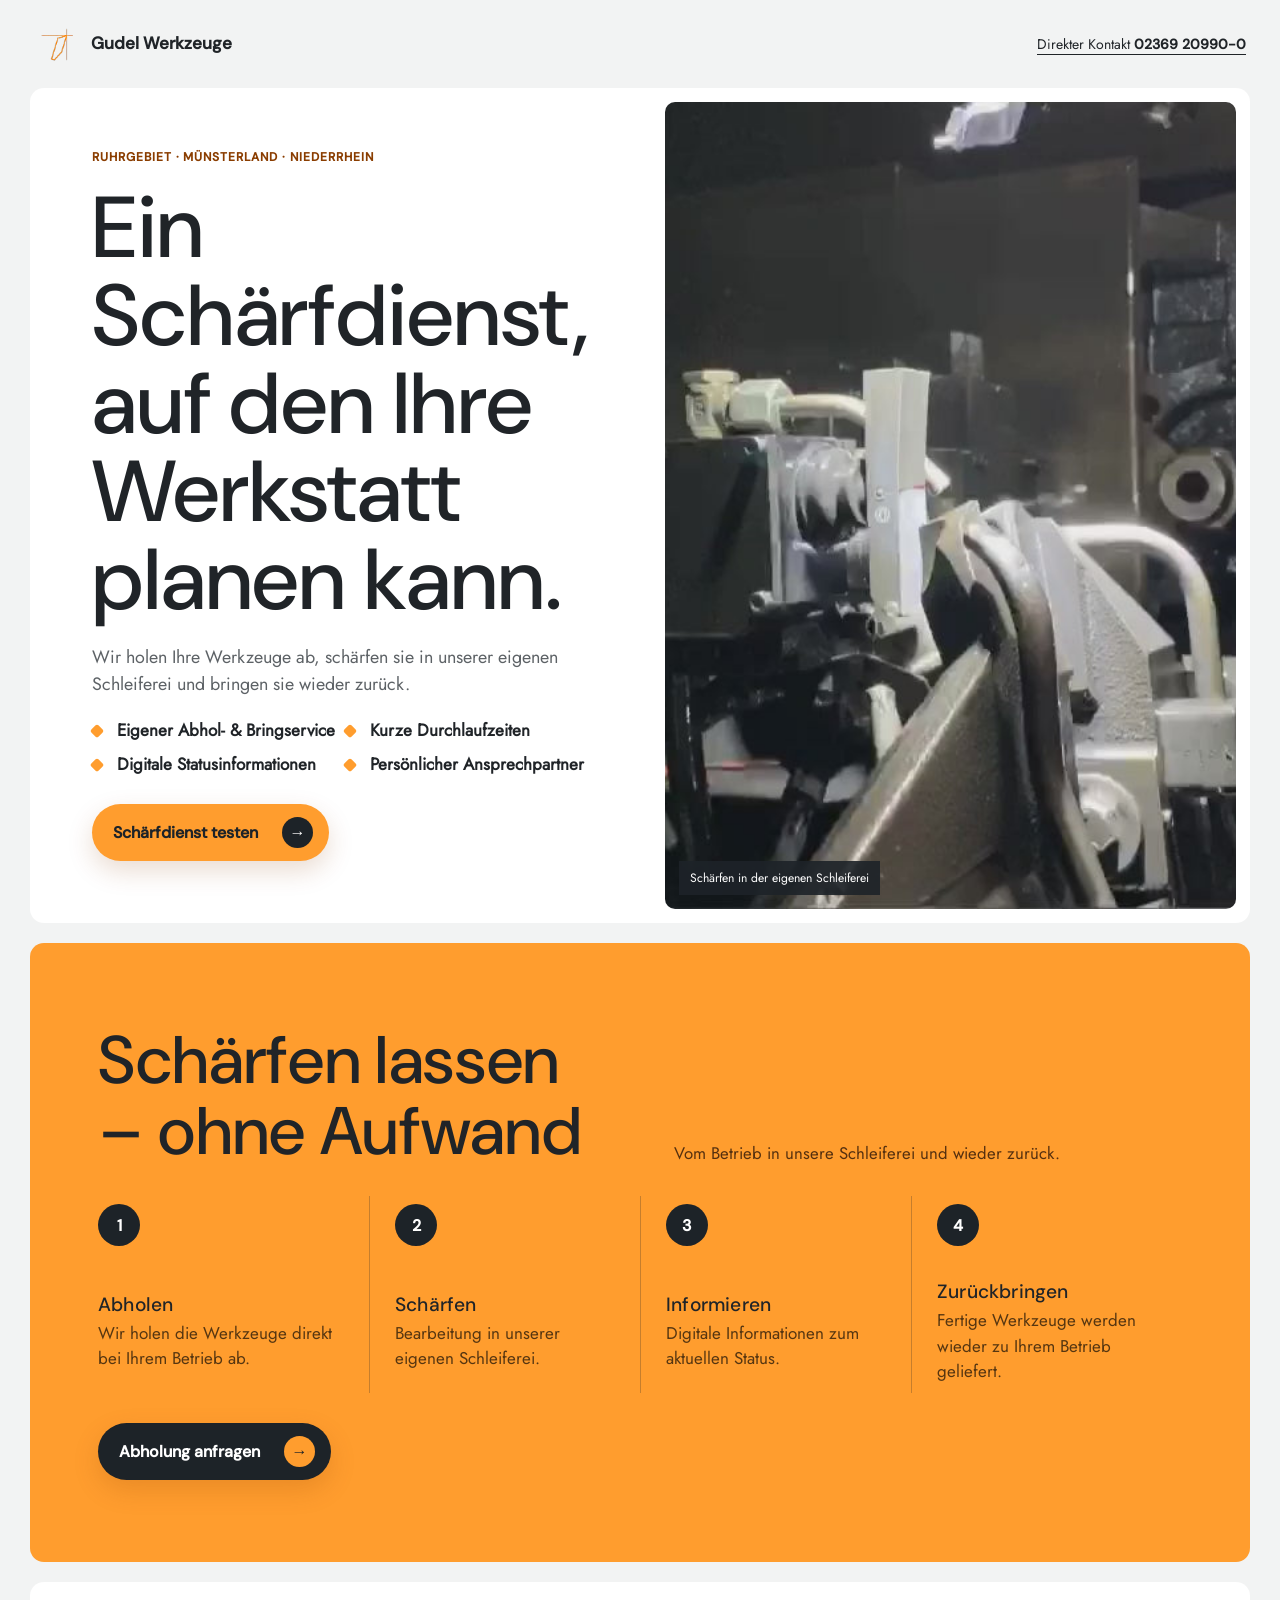
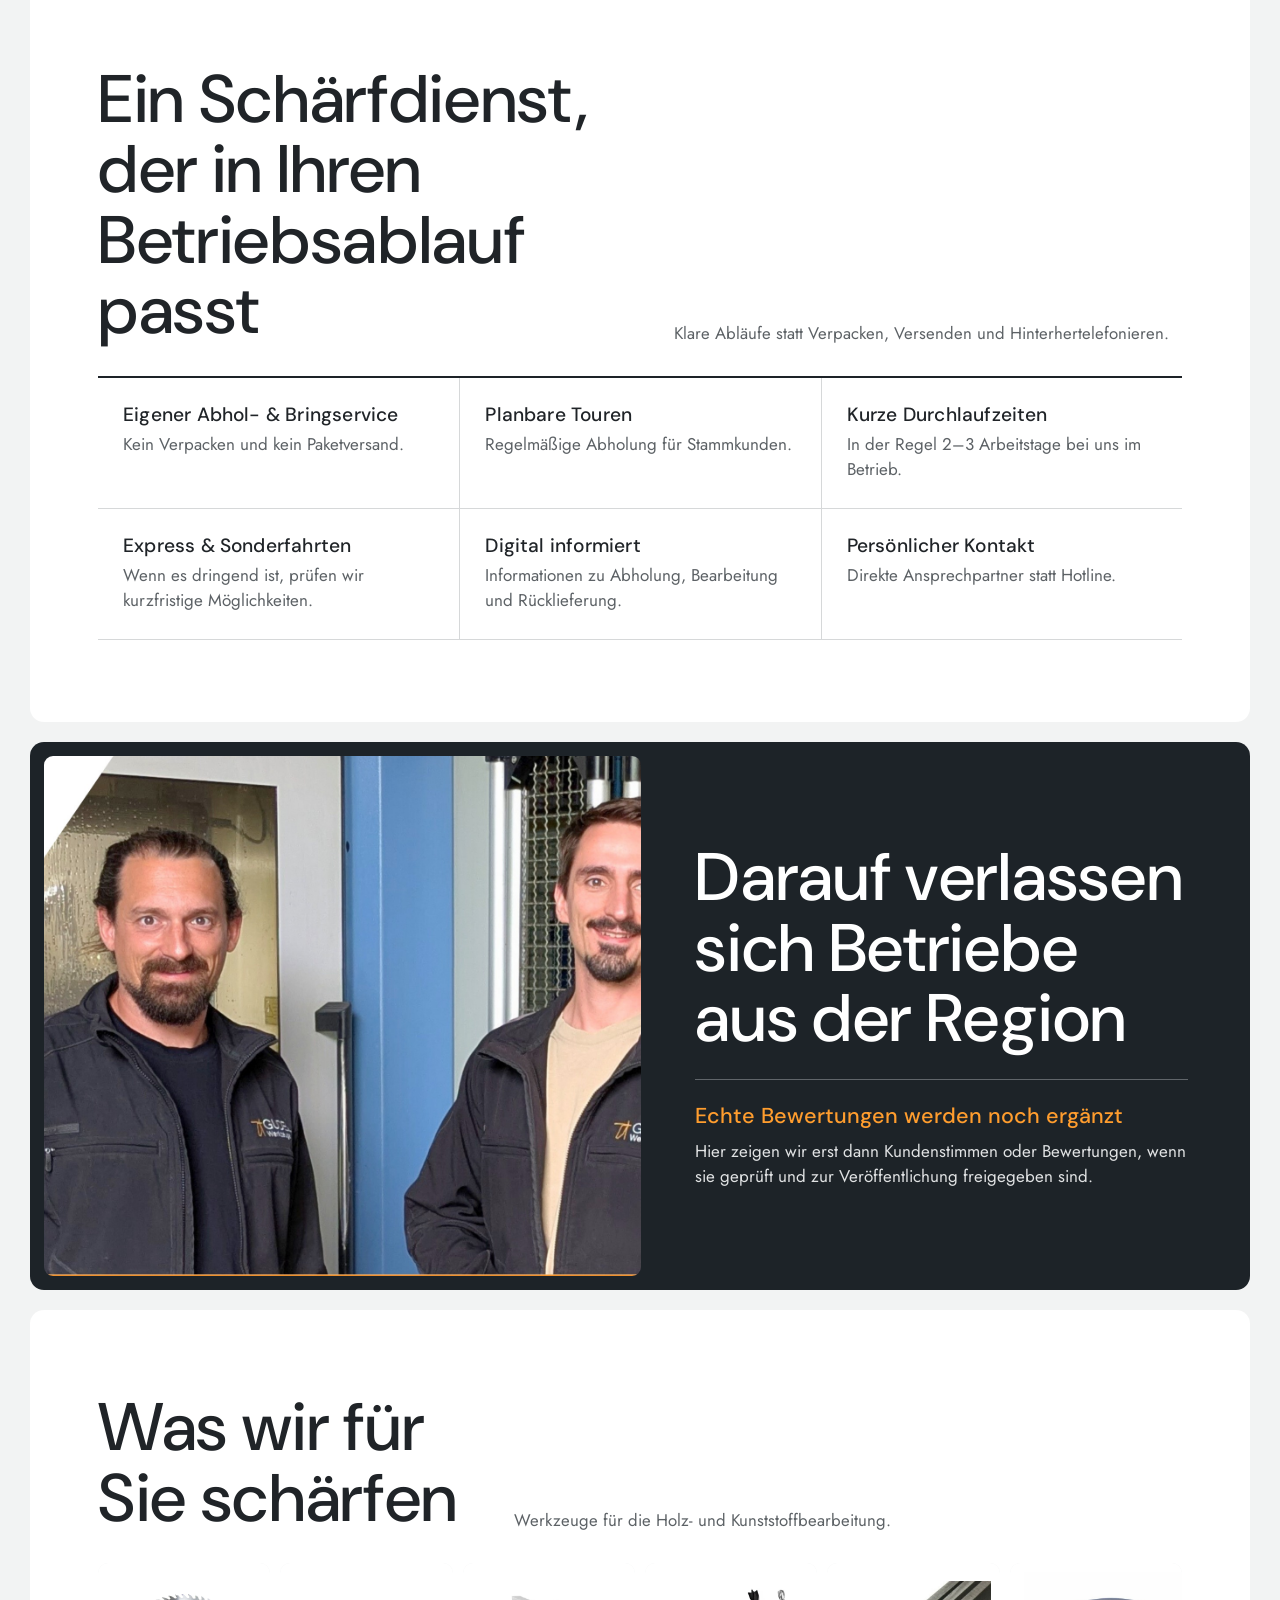
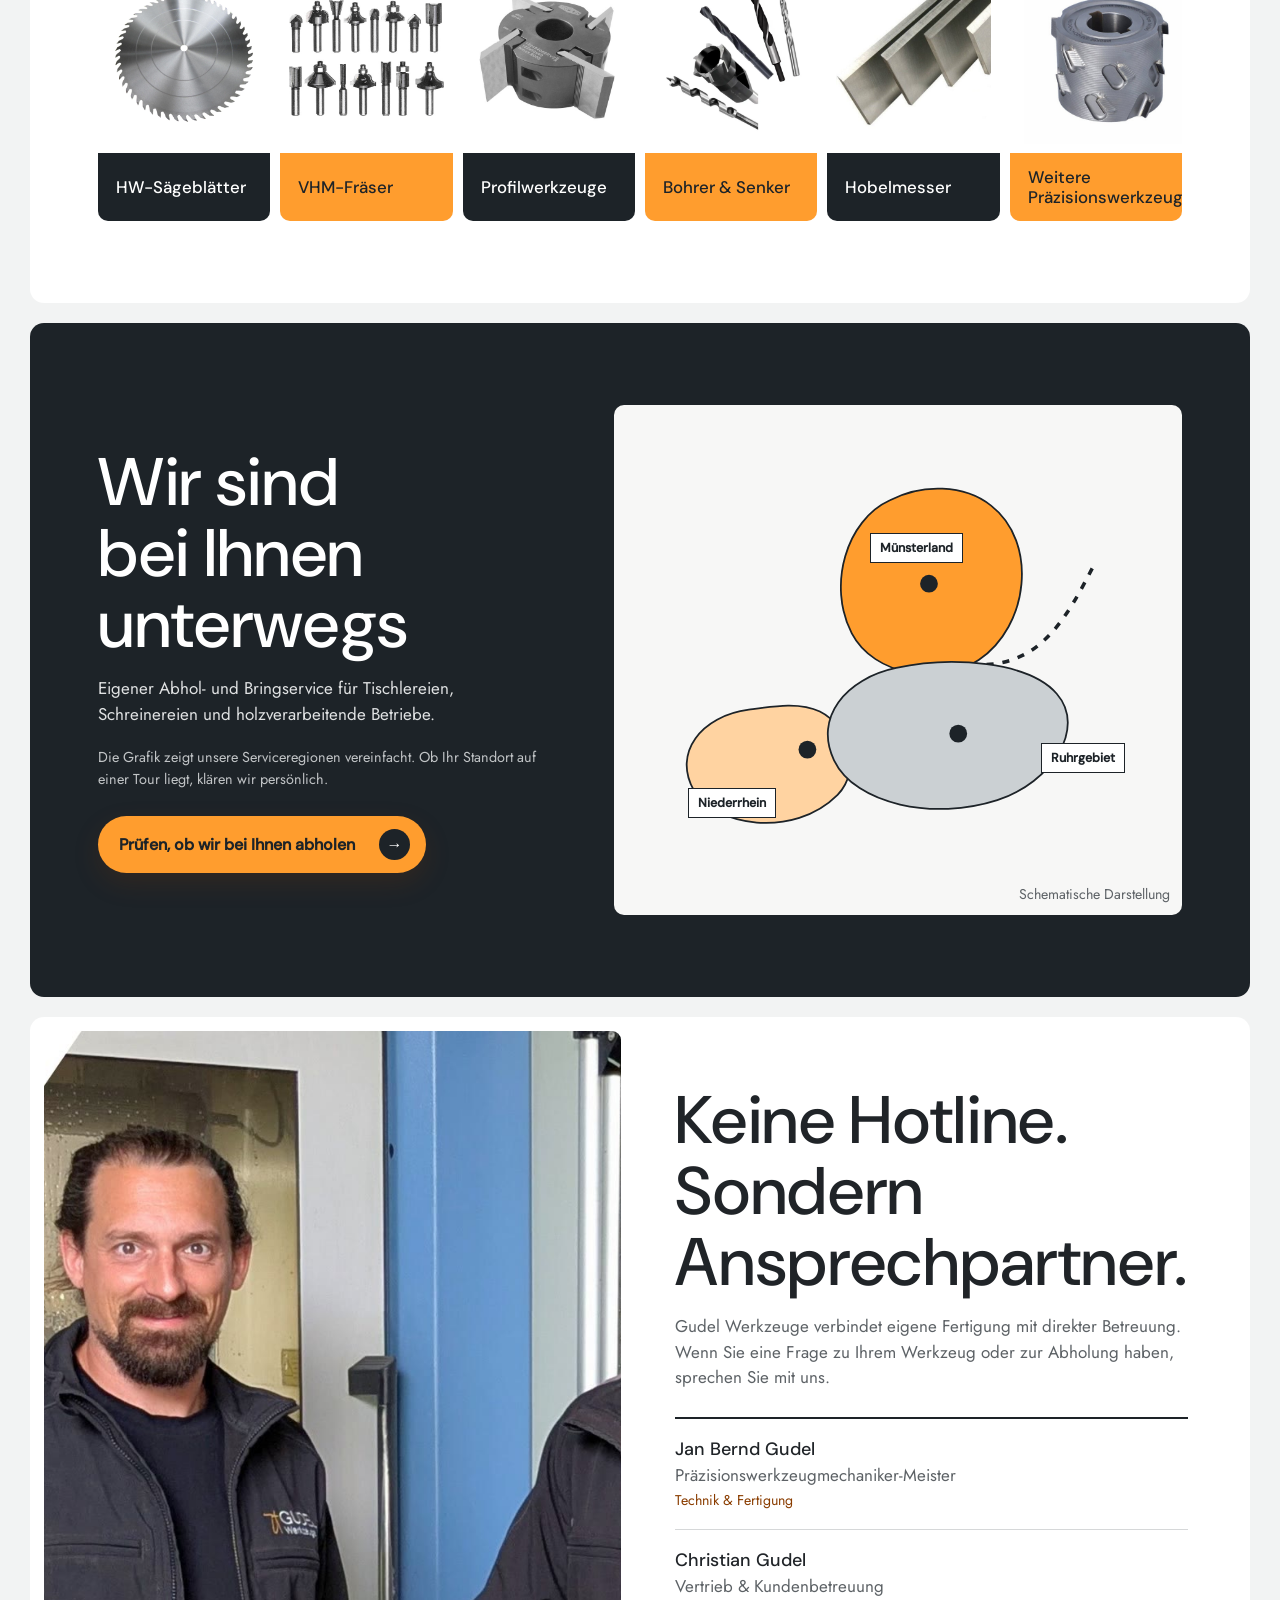
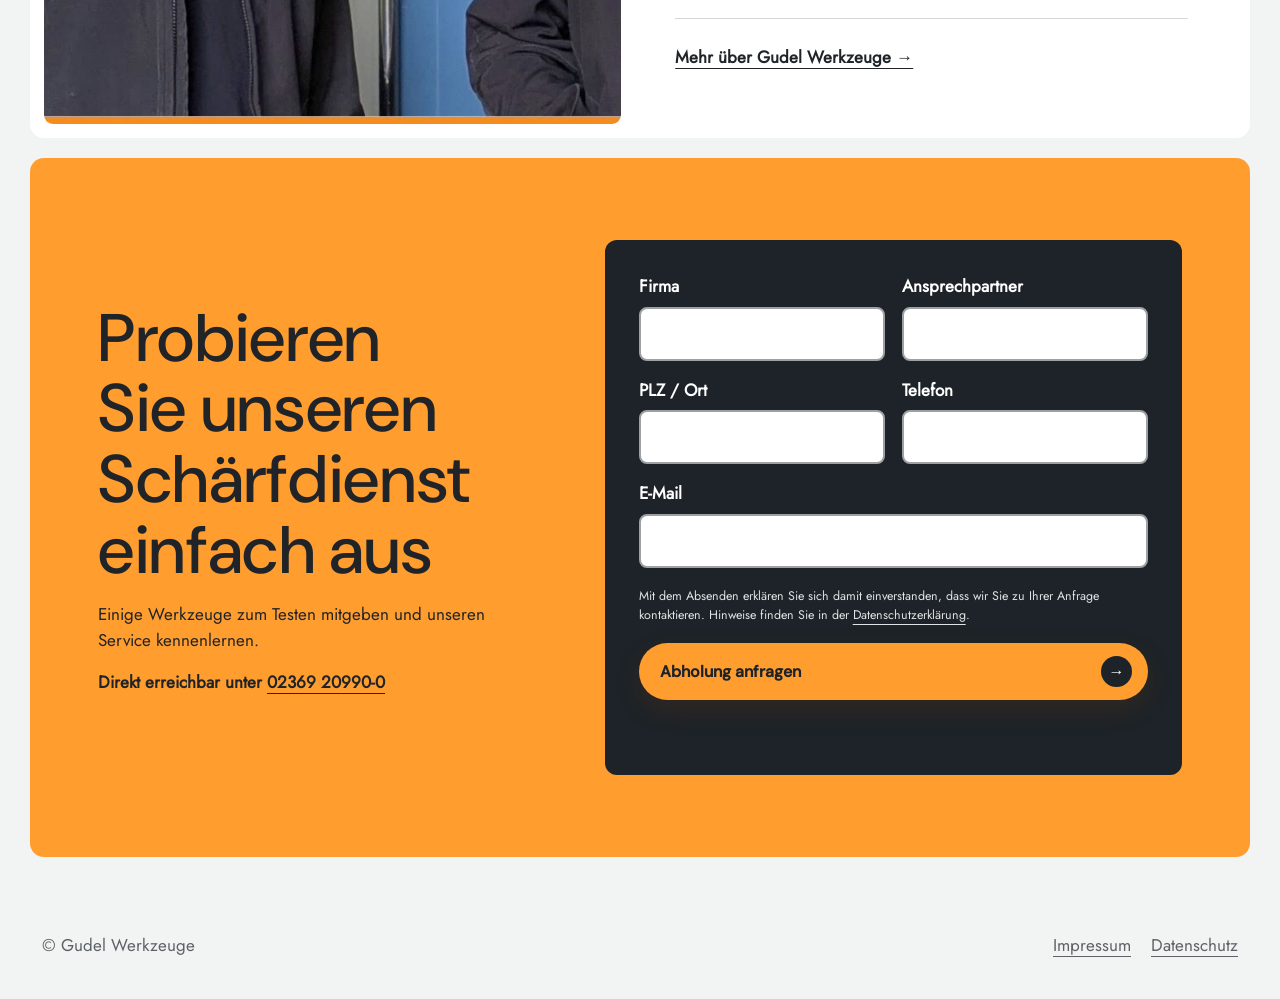
<file: docs/index.html>
<!doctype html>
<html lang="de">
<head>
  <meta charset="utf-8">
  <meta name="viewport" content="width=device-width,initial-scale=1">
  <meta name="robots" content="noindex,nofollow">
  <title>Regionaler Schärfdienst | Gudel Werkzeuge</title>
  <meta name="description" content="Gudel holt Werkzeuge im Ruhrgebiet, Münsterland und am Niederrhein ab, schärft sie in der eigenen Schleiferei und bringt sie zurück.">
  <link rel="stylesheet" href="styles.css">
  <script src="config.js"></script>
  <script src="app.js" defer></script>
</head>
<body>
  <!--
  THESIS: Der komplette regionale Schärfkreislauf wird als klarer Werkstattweg gezeigt; keine allgemeine Werkzeugnavigation.
  OWN-WORLD: Gudel-Orange, Werkstatt-Anthrazit, Hellgrau und Weiß; reale Werkstattbilder, präzise Linien und kompakte Radien.
  STORY: Versprechen verstehen, Ablauf und Vorteile prüfen, ehrliche Beleglage sehen, Werkzeuge und Region einordnen, Abholung anfragen.
  FIRST VIEWPORT: links die kampagnenabhängige Aussage mit vier Nutzenpunkten und CTA, rechts eine dominante reale Schärfaufnahme.
  FORM: achtteilige freigegebene Kampagnenstruktur; mobile-first; Seed: approved-landingpage-spec-2026-09-10.
  FINISH: unreviewed and undocumented is unfinished; this build ends with the finish review, the verdict, and DESIGN.md
  -->
  <header class="site-header">
    <a class="brand" href="./" aria-label="Gudel Werkzeuge Startseite"><img src="assets/logo-gudel.svg" alt=""><span>Gudel Werkzeuge</span></a>
    <a class="phone" href="tel:+492369209900"><span>Direkter Kontakt</span> 02369 20990-0</a>
  </header>

  <main>
    <section class="hero" id="hero" aria-labelledby="hero-title">
      <div class="hero-copy">
        <p class="region-line">Ruhrgebiet · Münsterland · Niederrhein</p>
        <h1 id="hero-title"></h1>
        <p class="hero-text" id="hero-text"></p>
        <ul class="hero-benefits" aria-label="Ihre Vorteile">
          <li>Eigener Abhol- &amp; Bringservice</li>
          <li>Kurze Durchlaufzeiten</li>
          <li>Digitale Statusinformationen</li>
          <li>Persönlicher Ansprechpartner</li>
        </ul>
        <a class="cta" href="#anfrage">Schärfdienst testen <span aria-hidden="true">→</span></a>
      </div>
      <figure class="hero-media">
        <img id="hero-image" src="assets/video-poster.jpg" alt="Kreissägeblatt beim Schärfen in der Werkstatt von Gudel Werkzeuge">
        <figcaption id="hero-caption">Schärfen in der eigenen Schleiferei</figcaption>
      </figure>
    </section>

    <section class="process section" id="ablauf" aria-labelledby="process-title">
      <div class="section-intro"><h2 id="process-title">Schärfen lassen – ohne Aufwand</h2><p>Vom Betrieb in unsere Schleiferei und wieder zurück.</p></div>
      <ol class="process-list">
        <li class="process-step"><span>1</span><div><h3>Abholen</h3><p>Wir holen die Werkzeuge direkt bei Ihrem Betrieb ab.</p></div></li>
        <li class="process-step"><span>2</span><div><h3>Schärfen</h3><p>Bearbeitung in unserer eigenen Schleiferei.</p></div></li>
        <li class="process-step"><span>3</span><div><h3>Informieren</h3><p>Digitale Informationen zum aktuellen Status.</p></div></li>
        <li class="process-step"><span>4</span><div><h3>Zurückbringen</h3><p>Fertige Werkzeuge werden wieder zu Ihrem Betrieb geliefert.</p></div></li>
      </ol>
      <a class="cta cta-dark" href="#anfrage">Abholung anfragen <span aria-hidden="true">→</span></a>
    </section>

    <section class="reasons section" id="warum" aria-labelledby="reasons-title">
      <div class="section-intro"><h2 id="reasons-title">Ein Schärfdienst, der in Ihren Betriebsablauf passt</h2><p>Klare Abläufe statt Verpacken, Versenden und Hinterhertelefonieren.</p></div>
      <div class="reason-list">
        <article class="reason"><h3>Eigener Abhol- &amp; Bringservice</h3><p>Kein Verpacken und kein Paketversand.</p></article>
        <article class="reason"><h3>Planbare Touren</h3><p>Regelmäßige Abholung für Stammkunden.</p></article>
        <article class="reason"><h3>Kurze Durchlaufzeiten</h3><p>In der Regel 2–3 Arbeitstage bei uns im Betrieb.</p></article>
        <article class="reason"><h3>Express &amp; Sonderfahrten</h3><p>Wenn es dringend ist, prüfen wir kurzfristige Möglichkeiten.</p></article>
        <article class="reason"><h3>Digital informiert</h3><p>Informationen zu Abholung, Bearbeitung und Rücklieferung.</p></article>
        <article class="reason"><h3>Persönlicher Kontakt</h3><p>Direkte Ansprechpartner statt Hotline.</p></article>
      </div>
    </section>

    <section class="social-proof section" id="stimmen" aria-labelledby="proof-title">
      <div class="proof-photo"><img src="assets/team-workshop.jpg" alt="Team von Gudel Werkzeuge in der eigenen Werkstatt"></div>
      <div class="proof-copy"><h2 id="proof-title">Darauf verlassen sich Betriebe aus der Region</h2><div class="proof-placeholder"><strong>Echte Bewertungen werden noch ergänzt</strong><p>Hier zeigen wir erst dann Kundenstimmen oder Bewertungen, wenn sie geprüft und zur Veröffentlichung freigegeben sind.</p></div></div>
    </section>

    <section class="services section" id="leistungen" aria-labelledby="services-title">
      <div class="section-intro"><h2 id="services-title">Was wir für Sie schärfen</h2><p>Werkzeuge für die Holz- und Kunststoffbearbeitung.</p></div>
      <ul class="tool-list">
        <li class="tool"><img src="assets/saegeblatt.jpg" alt="HW-Kreissägeblatt"><strong>HW-Sägeblätter</strong></li>
        <li class="tool"><img src="assets/oberfraeser.jpg" alt="Verschiedene VHM-Fräser"><strong>VHM-Fräser</strong></li>
        <li class="tool"><img src="assets/profilmesser-koepfe.jpg" alt="Werkzeugköpfe mit Profilmessern"><strong>Profilwerkzeuge</strong></li>
        <li class="tool"><img src="assets/bohrer.png" alt="Spiralbohrer"><strong>Bohrer &amp; Senker</strong></li>
        <li class="tool"><img src="assets/hobelmesser.jpg" alt="Hobelmesser"><strong>Hobelmesser</strong></li>
        <li class="tool"><img src="assets/pkd-fuegefraeser.jpg" alt="PKD-bestückter Fügefräser"><strong>Weitere Präzisionswerkzeuge</strong></li>
      </ul>
    </section>

    <section class="pickup section" id="regionen" aria-labelledby="pickup-title">
      <div class="pickup-copy"><h2 id="pickup-title">Wir sind bei Ihnen unterwegs</h2><p>Eigener Abhol- und Bringservice für Tischlereien, Schreinereien und holzverarbeitende Betriebe.</p><p class="map-note">Die Grafik zeigt unsere Serviceregionen vereinfacht. Ob Ihr Standort auf einer Tour liegt, klären wir persönlich.</p><a class="cta" href="#anfrage">Prüfen, ob wir bei Ihnen abholen <span aria-hidden="true">→</span></a></div>
      <div class="region-map" role="img" aria-label="Stilisierte Regionsgrafik mit Ruhrgebiet, Münsterland und Niederrhein; keine Darstellung exakter Tourgrenzen">
        <svg viewBox="0 0 640 520" aria-hidden="true"><path class="route" d="M89 369C150 425 225 411 265 343S332 261 406 265s103-50 137-116"/><path class="zone zone-one" d="M152 316c-54 7-86 49-62 91 23 40 112 55 162 5 28-29 12-78-20-94-23-11-52-6-80-2Z"/><path class="zone zone-two" d="M311 80c-49 22-71 96-43 150 25 48 99 59 143 30 57-38 67-133 14-174-30-24-78-25-114-6Z"/><path class="zone zone-three" d="M318 269c-57 12-93 56-70 104 24 50 113 68 184 45 61-20 101-81 67-120-31-36-119-43-181-29Z"/><circle cx="218" cy="361" r="10"/><circle cx="355" cy="174" r="10"/><circle cx="388" cy="343" r="10"/></svg>
        <span class="label niederrhein">Niederrhein</span><span class="label muensterland">Münsterland</span><span class="label ruhrgebiet">Ruhrgebiet</span><small>Schematische Darstellung</small>
      </div>
    </section>

    <section class="contacts section" id="ansprechpartner" aria-labelledby="contacts-title">
      <div class="contacts-photo"><img src="assets/christian-jan-bernd.jpg" alt="Christian und Jan Bernd Gudel in der Werkstatt"></div>
      <div class="contacts-copy"><h2 id="contacts-title">Keine Hotline. Sondern Ansprechpartner.</h2><p>Gudel Werkzeuge verbindet eigene Fertigung mit direkter Betreuung. Wenn Sie eine Frage zu Ihrem Werkzeug oder zur Abholung haben, sprechen Sie mit uns.</p><div class="people"><div class="person"><strong>Jan Bernd Gudel</strong><span>Präzisionswerkzeugmechaniker-Meister</span><small>Technik &amp; Fertigung</small></div><div class="person"><strong>Christian Gudel</strong><span>Vertrieb &amp; Kundenbetreuung</span></div></div><a class="text-link" href="https://gudel-werkzeuge.de/pages/wir-uber-uns" target="_blank" rel="noopener">Mehr über Gudel Werkzeuge →</a></div>
    </section>

    <section class="request section" id="anfrage" aria-labelledby="request-title">
      <div class="request-intro"><h2 id="request-title">Probieren Sie unseren Schärfdienst einfach aus</h2><p>Einige Werkzeuge zum Testen mitgeben und unseren Service kennenlernen.</p><p class="direct-contact">Direkt erreichbar unter <a href="tel:+492369209900">02369 20990-0</a></p></div>
      <form class="request-form" novalidate>
        <label><span>Firma</span><input id="company" name="company" autocomplete="organization" required></label>
        <label><span>Ansprechpartner</span><input id="contact-person" name="contactPerson" autocomplete="name" required></label>
        <label><span>PLZ / Ort</span><input id="place" name="place" autocomplete="postal-code" required></label>
        <label><span>Telefon</span><input id="phone" name="phone" type="tel" autocomplete="tel" required></label>
        <label class="wide"><span>E-Mail</span><input id="email" name="email" type="email" autocomplete="email" required></label>
        <input type="hidden" name="campaignTheme" id="campaign-theme"><input type="hidden" name="utm_source" id="utm_source"><input type="hidden" name="utm_medium" id="utm_medium"><input type="hidden" name="utm_campaign" id="utm_campaign"><input type="hidden" name="utm_content" id="utm_content">
        <p class="privacy-note">Mit dem Absenden erklären Sie sich damit einverstanden, dass wir Sie zu Ihrer Anfrage kontaktieren. Hinweise finden Sie in der <a href="https://gudel-werkzeuge.de/policies/privacy-policy" target="_blank" rel="noopener">Datenschutzerklärung</a>.</p>
        <button class="submit-button" type="submit">Abholung anfragen <span aria-hidden="true">→</span></button>
        <p id="form-status" class="form-status" role="status" aria-live="polite"></p>
      </form>
    </section>
  </main>
  <footer><span>© Gudel Werkzeuge</span><nav aria-label="Rechtliche Hinweise"><a href="https://gudel-werkzeuge.de/policies/legal-notice" target="_blank" rel="noopener">Impressum</a><a href="https://gudel-werkzeuge.de/policies/privacy-policy" target="_blank" rel="noopener">Datenschutz</a></nav></footer>
</body>
</html>
</file>
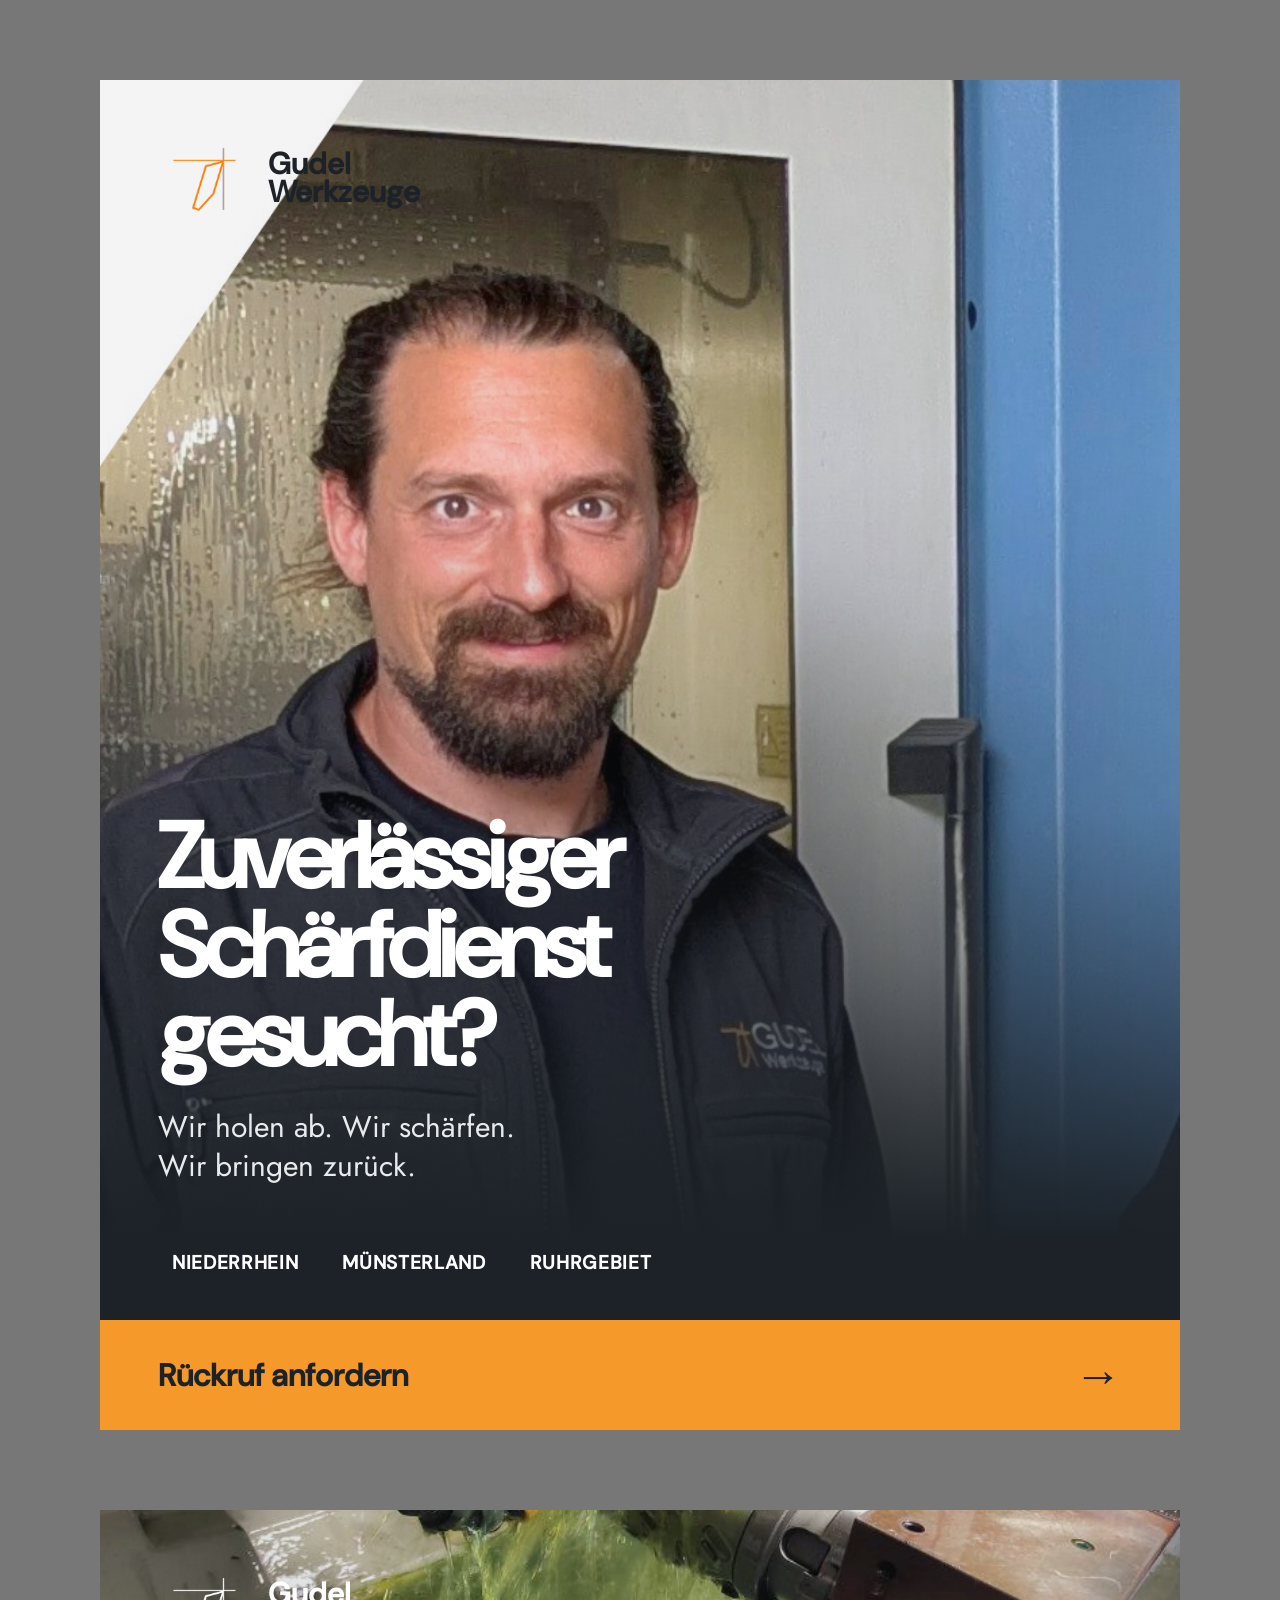
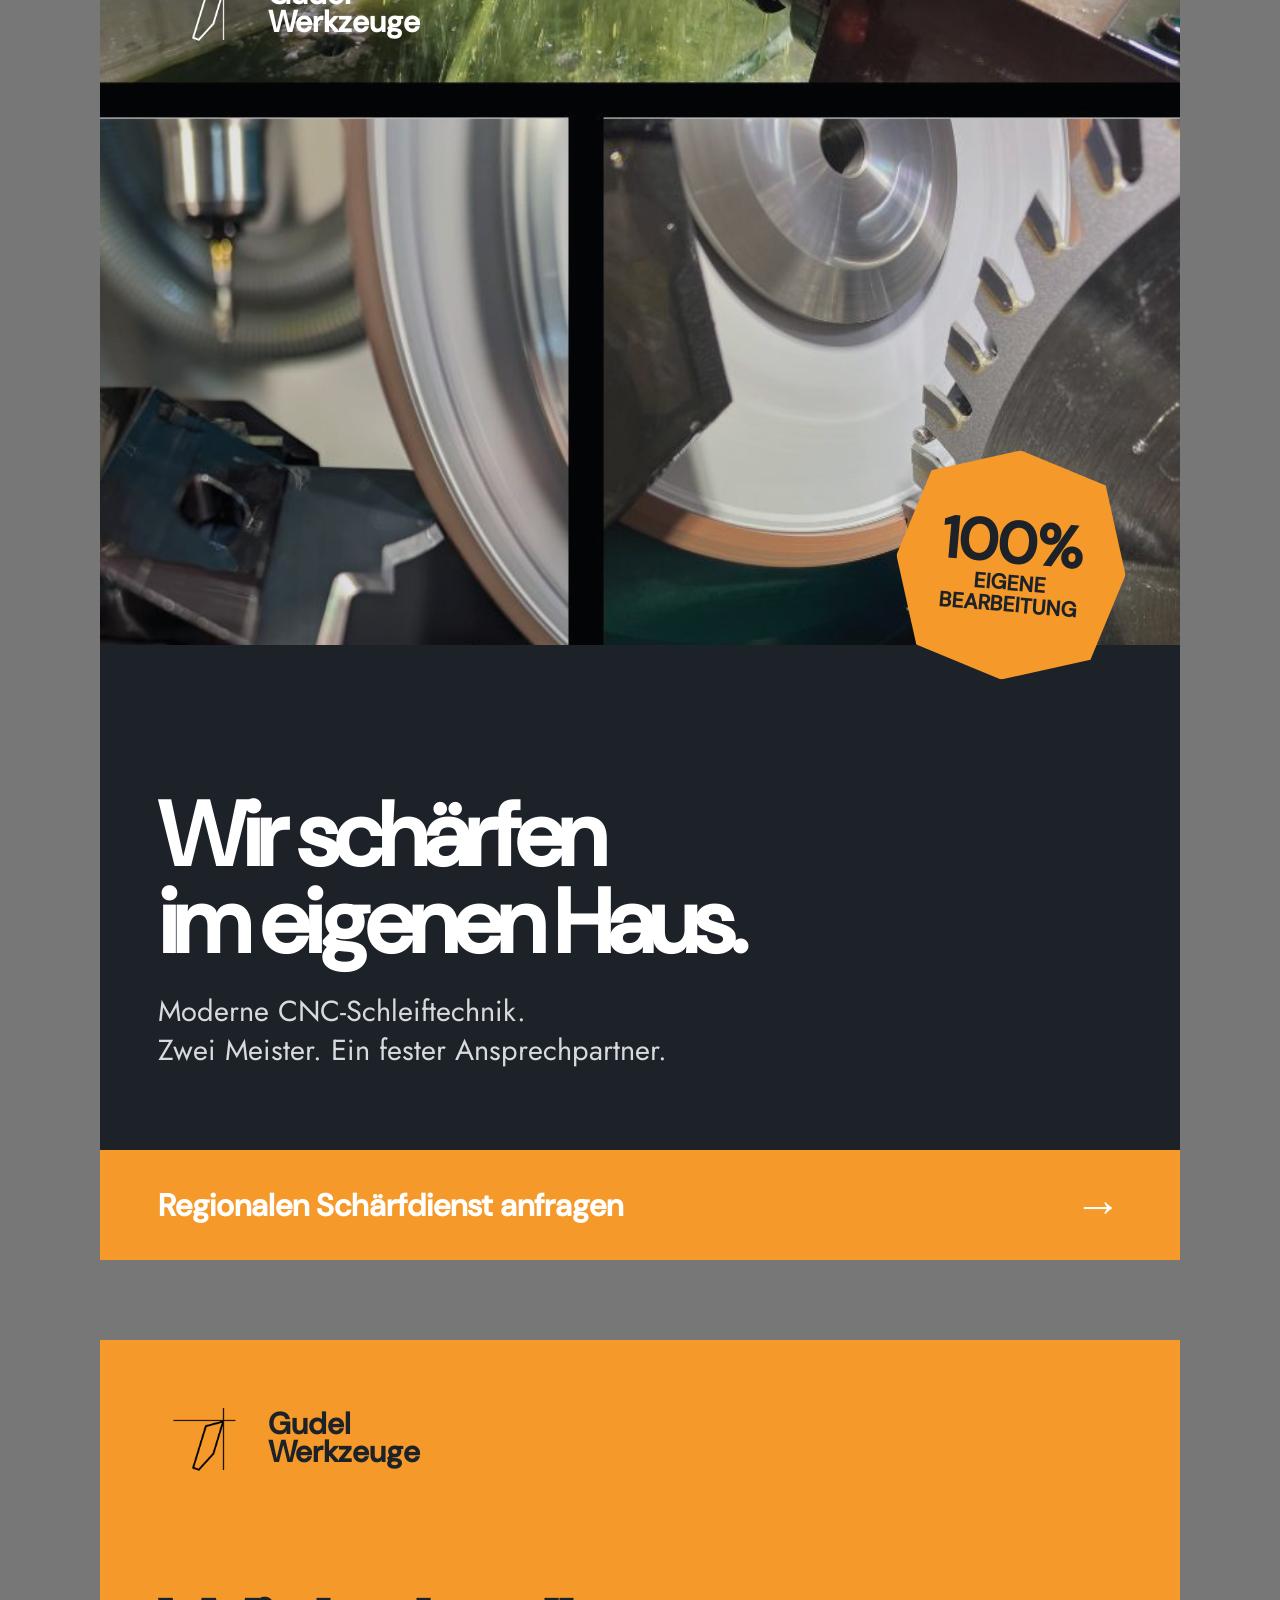
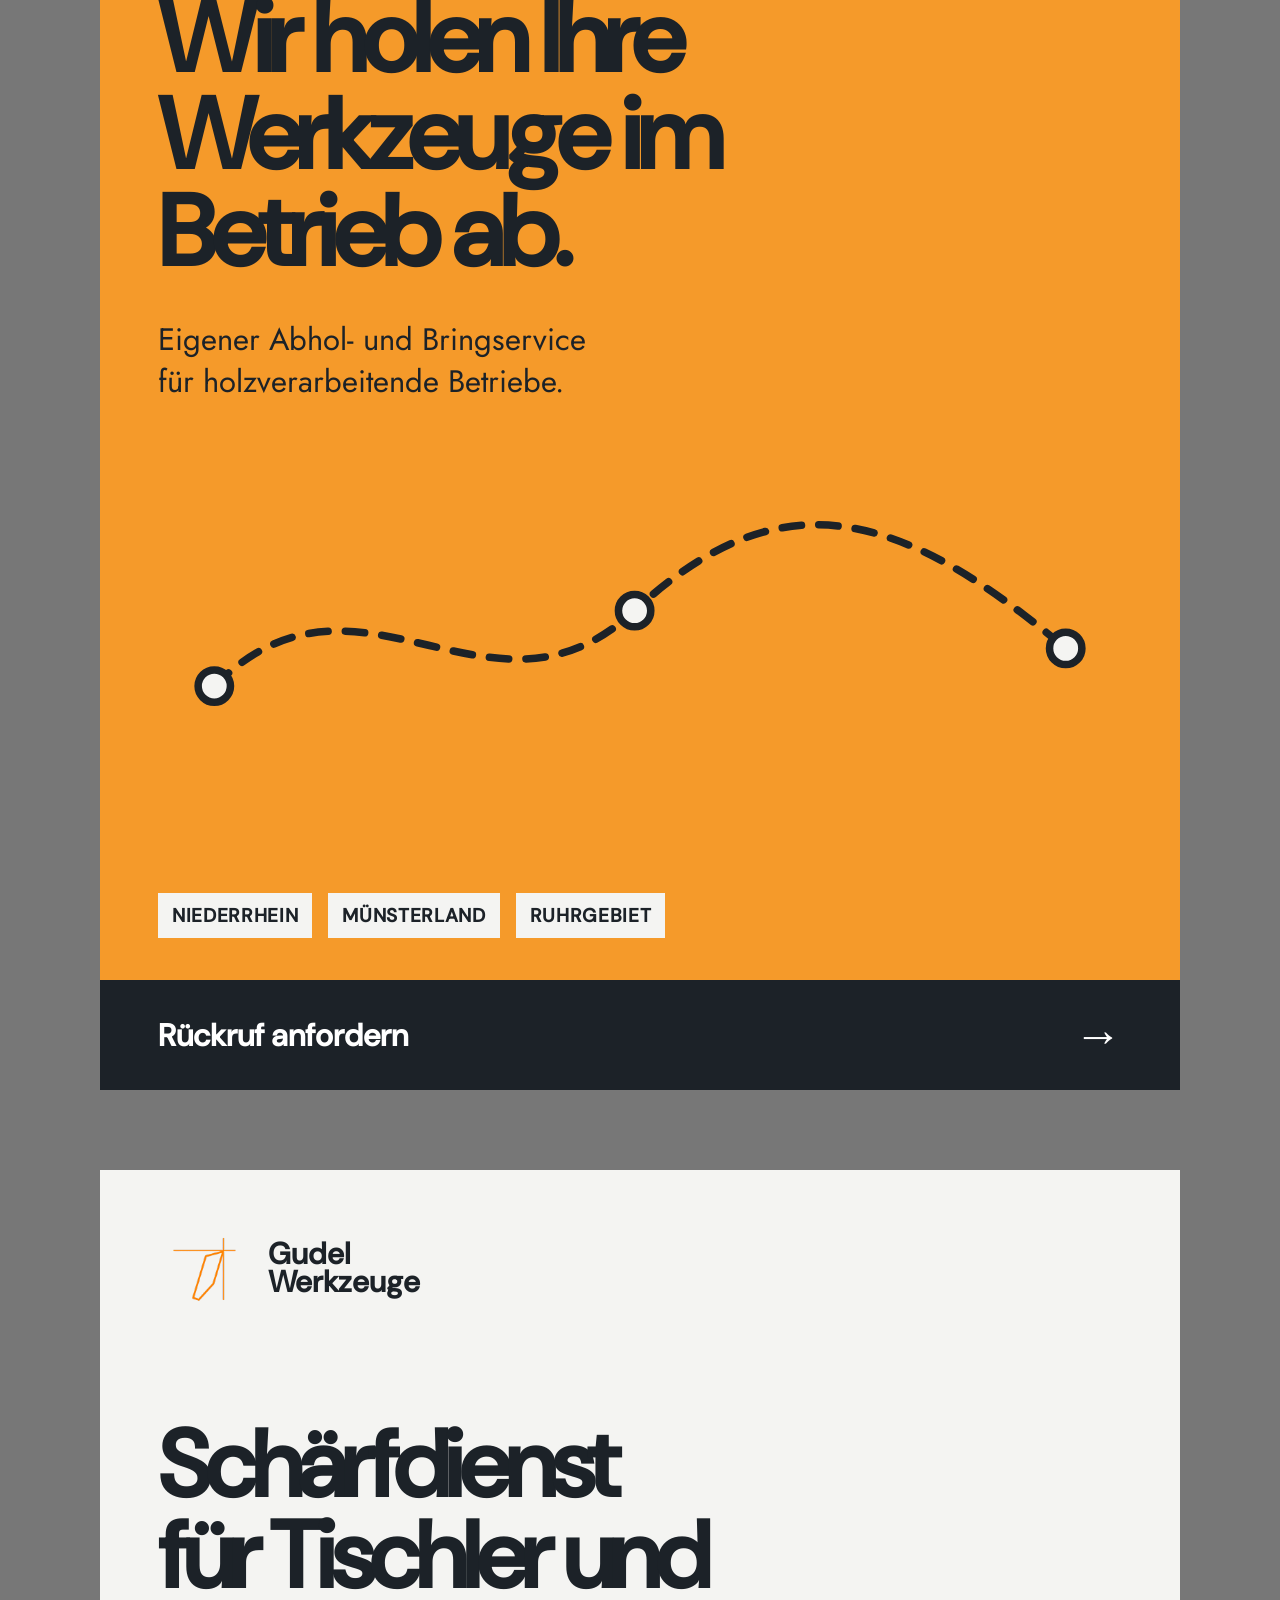
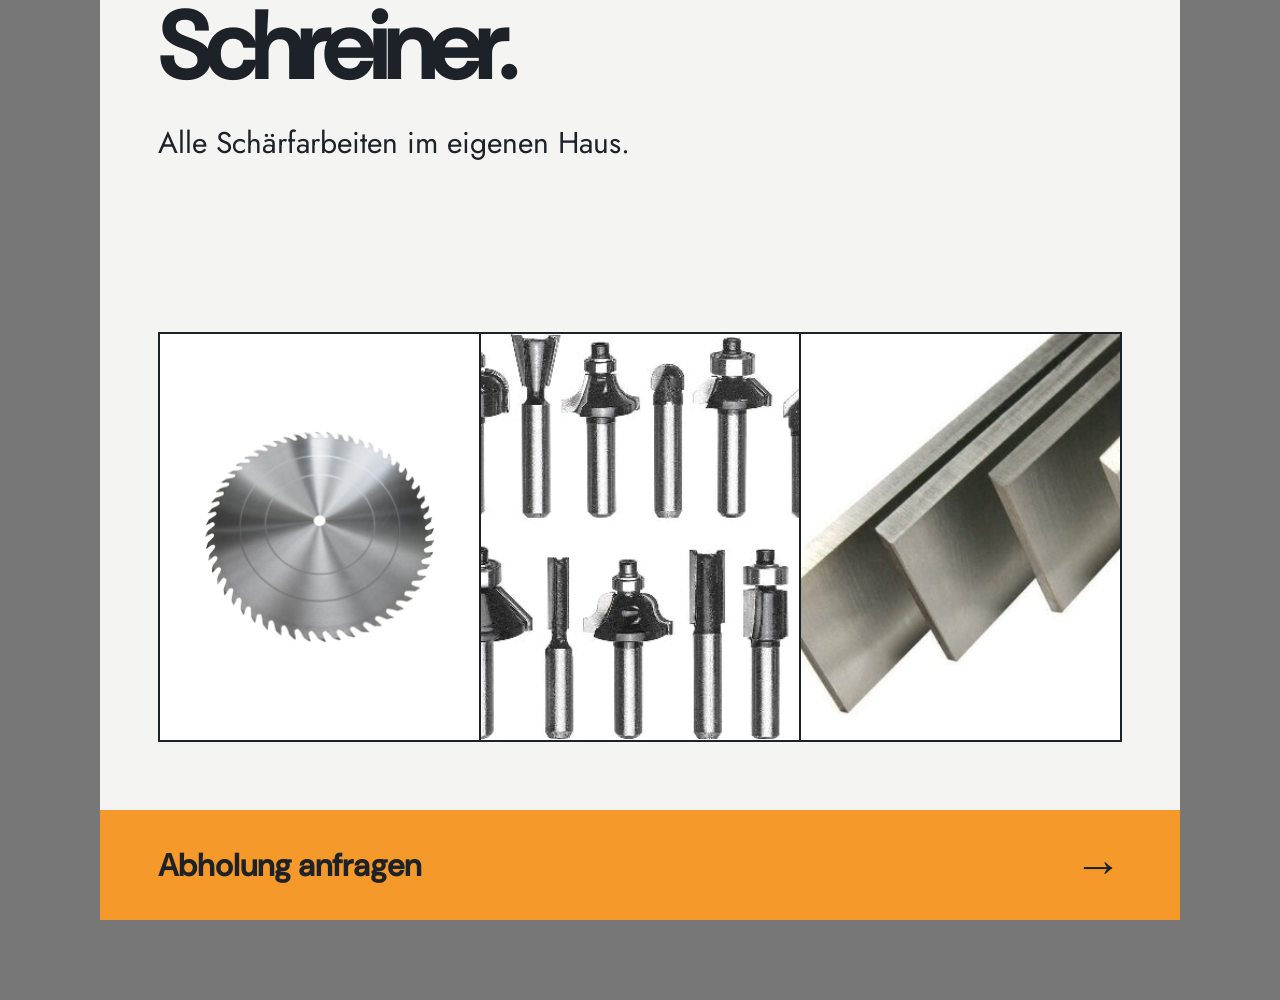
<file: docs/ads/index.html>
<!doctype html>
<html lang="de">
<head>
  <meta charset="utf-8">
  <meta name="viewport" content="width=device-width,initial-scale=1">
  <title>Gudel Werkzeuge – Meta Creatives</title>
  <link rel="stylesheet" href="styles.css">
</head>
<body>
  <main>
    <article class="creative creative-team" id="creative-reliable">
      <div class="photo"><img src="../assets/team-workshop.jpg" alt=""></div>
      <div class="brand"><img src="../assets/logo-gudel.svg" alt=""><span>Gudel<br>Werkzeuge</span></div>
      <div class="copy">
        <h1>Zuverlässiger<br>Schärfdienst<br>gesucht?</h1>
        <p>Wir holen ab. Wir schärfen.<br>Wir bringen zurück.</p>
      </div>
      <div class="meta"><span>Niederrhein</span><span>Münsterland</span><span>Ruhrgebiet</span></div>
      <div class="action">Rückruf anfordern <b>→</b></div>
    </article>

    <article class="creative creative-machine" id="creative-inhouse">
      <div class="brand light"><img src="../assets/logo-gudel.svg" alt=""><span>Gudel<br>Werkzeuge</span></div>
      <img class="machine" src="../assets/maschinenpark.jpg" alt="">
      <div class="machine-copy">
        <h1>Wir schärfen<br>im eigenen Haus.</h1>
        <p>Moderne CNC-Schleiftechnik.<br>Zwei Meister. Ein fester Ansprechpartner.</p>
      </div>
      <div class="seal"><strong>100%</strong><span>eigene<br>Bearbeitung</span></div>
      <div class="action">Regionalen Schärfdienst anfragen <b>→</b></div>
    </article>

    <article class="creative creative-route" id="creative-pickup">
      <div class="brand"><img src="../assets/logo-gudel.svg" alt=""><span>Gudel<br>Werkzeuge</span></div>
      <div class="route-copy">
        <h1>Wir holen Ihre<br>Werkzeuge im<br>Betrieb ab.</h1>
        <p>Eigener Abhol- und Bringservice<br>für holzverarbeitende Betriebe.</p>
      </div>
      <svg class="route" viewBox="0 0 900 330" aria-hidden="true">
        <path d="M55 220 C190 85 310 275 445 150 S690 55 845 185"/>
        <g><circle cx="55" cy="220" r="15"/><circle cx="445" cy="150" r="15"/><circle cx="845" cy="185" r="15"/></g>
      </svg>
      <div class="meta dark"><span>Niederrhein</span><span>Münsterland</span><span>Ruhrgebiet</span></div>
      <div class="action dark-action">Rückruf anfordern <b>→</b></div>
    </article>

    <article class="creative creative-trade" id="creative-trade">
      <div class="brand"><img src="../assets/logo-gudel.svg" alt=""><span>Gudel<br>Werkzeuge</span></div>
      <div class="trade-copy">
        <h1>Schärfdienst<br>für Tischler und<br>Schreiner.</h1>
        <p>Alle Schärfarbeiten im eigenen Haus.</p>
      </div>
      <div class="tools">
        <img src="../assets/saegeblatt.jpg" alt="">
        <img src="../assets/oberfraeser.jpg" alt="">
        <img src="../assets/hobelmesser.jpg" alt="">
      </div>
      <div class="action">Abholung anfragen <b>→</b></div>
    </article>
  </main>
</body>
</html>
</file>
<file: docs/styles.css>
@font-face{font-family:JostGudel;src:url('assets/fonts/jost-regular.woff2') format('woff2');font-display:swap}@font-face{font-family:DMSansGudel;src:url('assets/fonts/dm-sans-medium.woff2') format('woff2');font-display:swap}
:root{--orange:#ff9d2e;--orange-dark:#8a3d00;--anthracite:#1d2328;--ink:#202428;--muted:#5d6266;--paper:#f2f3f3;--white:#fff;--line:#d6d8d9;--radius:14px;--shadow:0 18px 48px rgba(29,35,40,.12);--ease:cubic-bezier(.16,1,.3,1)}
*{box-sizing:border-box}html{scroll-behavior:smooth;scrollbar-color:var(--orange) var(--anthracite)}body{margin:0;background:var(--paper);color:var(--ink);font-family:JostGudel,Jost,Arial,sans-serif;font-size:17px;line-height:1.5}::selection{background:var(--orange);color:var(--anthracite)}a{color:inherit;text-underline-offset:5px}img{max-width:100%}.site-header{height:76px;display:flex;align-items:center;justify-content:space-between;max-width:1440px;margin:auto;padding:0 20px}.brand{display:flex;align-items:center;gap:11px;text-decoration:none;font-family:DMSansGudel,Arial,sans-serif;font-weight:700}.brand img{width:46px;height:46px}.brand span,.phone span{display:none}.phone{font-family:DMSansGudel,Arial,sans-serif;font-size:14px;font-weight:700}main{max-width:1440px;margin:auto;padding:0 12px 18px}.section,.hero{margin-bottom:14px;border-radius:var(--radius);overflow:hidden}h1,h2,h3{font-family:DMSansGudel,Arial,sans-serif;font-weight:500;letter-spacing:.01em;text-wrap:balance}h1{margin:0;font-size:clamp(2.65rem,10.5vw,5.4rem);line-height:1.02}h2{margin:0;font-size:clamp(2.2rem,8vw,4.2rem);line-height:1.05}h3{margin:0;font-size:1.2rem;line-height:1.2}.hero{display:flex;flex-direction:column-reverse;background:var(--white)}.hero-copy{padding:38px 24px 34px}.region-line{margin:0 0 18px;color:var(--orange-dark);font:700 12px/1.3 DMSansGudel,Arial,sans-serif;text-transform:uppercase;letter-spacing:.08em}.hero-text{max-width:58ch;margin:20px 0;color:var(--muted);font-size:1.12rem}.hero-benefits{display:grid;gap:9px;margin:0 0 26px;padding:0;list-style:none}.hero-benefits li{position:relative;padding-left:25px;font-weight:700}.hero-benefits li::before{content:"";position:absolute;left:0;top:.45em;width:10px;height:10px;background:var(--orange);border-radius:2px;transform:rotate(45deg)}.hero-media{position:relative;height:340px;margin:10px;overflow:hidden;border-radius:10px;background:var(--anthracite)}.hero-media img{width:100%;height:100%;display:block;object-fit:cover}.hero-media figcaption{position:absolute;left:14px;bottom:14px;padding:8px 11px;background:rgba(29,35,40,.9);color:#fff;font-size:.76rem}.cta,.submit-button{display:inline-flex;align-items:center;justify-content:space-between;gap:24px;width:100%;min-height:56px;padding:13px 16px 13px 21px;border:0;border-radius:999px;background:var(--orange);color:var(--anthracite);font:700 1rem/1.2 DMSansGudel,Arial,sans-serif;text-decoration:none;box-shadow:0 10px 26px rgba(138,61,0,.18);cursor:pointer;transition:transform .22s var(--ease),box-shadow .22s var(--ease)}.cta span,.submit-button span{display:grid;place-items:center;width:31px;height:31px;border-radius:50%;background:var(--anthracite);color:#fff}.cta:hover,.submit-button:hover{transform:translateY(-2px);box-shadow:0 15px 34px rgba(138,61,0,.23)}:focus-visible{outline:3px solid #fff;outline-offset:3px;box-shadow:0 0 0 6px var(--orange-dark)}.section{padding:48px 24px;background:var(--white)}.section-intro{display:grid;gap:15px;margin-bottom:30px}.section-intro p{max-width:58ch;margin:0;color:var(--muted);font-size:1.05rem}.process{background:var(--orange)}.process .section-intro p{color:#55300f}.process-list{display:grid;margin:0 0 30px;padding:0;list-style:none}.process-step{display:grid;grid-template-columns:46px 1fr;gap:16px;padding:20px 0;border-bottom:1px solid rgba(29,35,40,.25)}.process-step>span{display:grid;place-items:center;width:42px;height:42px;border-radius:50%;background:var(--anthracite);color:#fff;font:700 1rem DMSansGudel,Arial,sans-serif}.process-step h3{margin:1px 0 5px}.process-step p{margin:0;color:#563611}.cta-dark{background:var(--anthracite);color:#fff}.cta-dark span{background:var(--orange);color:var(--anthracite)}.reason-list{border-top:2px solid var(--anthracite)}.reason{padding:23px 0;border-bottom:1px solid var(--line)}.reason h3{margin-bottom:6px}.reason p{margin:0;color:var(--muted)}.social-proof{padding:10px;background:var(--anthracite);color:#fff}.proof-photo{height:280px;border-radius:9px;overflow:hidden}.proof-photo img{width:100%;height:100%;object-fit:cover}.proof-copy{padding:32px 14px 28px}.proof-placeholder{margin-top:25px;padding-top:22px;border-top:1px solid #60656a}.proof-placeholder strong{display:block;color:var(--orange);font:500 1.35rem DMSansGudel,Arial,sans-serif}.proof-placeholder p{max-width:55ch;margin:9px 0 0;color:#e0e2e3}.tool-list{display:grid;grid-template-columns:1fr 1fr;gap:10px;margin:0;padding:0;list-style:none}.tool{display:grid;grid-template-rows:145px auto;min-width:0;overflow:hidden;border-radius:10px;background:var(--paper)}.tool img{width:100%;height:100%;object-fit:contain;padding:9px;background:#fff}.tool strong{display:flex;align-items:center;min-height:58px;padding:10px 12px;background:var(--anthracite);color:#fff;font:500 .88rem/1.2 DMSansGudel,Arial,sans-serif}.tool:nth-child(even) strong{background:var(--orange);color:var(--anthracite)}.pickup{display:flex;flex-direction:column-reverse;gap:30px;background:var(--anthracite);color:#fff}.pickup-copy>p{max-width:58ch;color:#e0e2e3}.pickup-copy .map-note{margin:20px 0 26px;color:#c1c4c6;font-size:.9rem}.region-map{position:relative;min-height:350px;overflow:hidden;border-radius:10px;background:#f7f7f6;color:var(--anthracite)}.region-map svg{width:100%;height:100%;position:absolute;inset:0}.zone{stroke:var(--anthracite);stroke-width:2}.zone-one{fill:#ffd3a1}.zone-two{fill:#ff9d2e}.zone-three{fill:#cbd0d3}.route{fill:none;stroke:var(--anthracite);stroke-width:4;stroke-dasharray:8 10}.region-map circle{fill:var(--anthracite)}.label{position:absolute;padding:6px 9px;background:#fff;border:1px solid var(--anthracite);font:700 .78rem DMSansGudel,Arial,sans-serif}.niederrhein{left:13%;bottom:19%}.muensterland{left:45%;top:25%}.ruhrgebiet{right:10%;bottom:28%}.region-map small{position:absolute;right:12px;bottom:10px;color:var(--muted)}.contacts{padding:10px;background:var(--white)}.contacts-photo{overflow:hidden;border-radius:9px}.contacts-photo img{width:100%;display:block}.contacts-copy{padding:34px 14px}.contacts-copy>p{max-width:62ch;color:var(--muted)}.people{margin:26px 0;border-top:2px solid var(--anthracite)}.person{display:grid;gap:2px;padding:18px 0;border-bottom:1px solid var(--line)}.person strong{font:500 1.12rem DMSansGudel,Arial,sans-serif}.person span{color:var(--muted)}.person small{color:var(--orange-dark)}.text-link{font-weight:700}.request{background:var(--orange)}.request-intro>p{max-width:55ch}.direct-contact{font-weight:700}.request-form{display:grid;gap:17px;margin-top:32px;padding:24px;background:var(--anthracite);border-radius:12px;color:#fff}.request-form label{display:grid;gap:7px;font-weight:700}.request-form input{width:100%;height:54px;padding:0 14px;border:2px solid #9da1a4;border-radius:8px;background:#fff;color:var(--ink);font:1rem JostGudel,Arial,sans-serif;caret-color:var(--orange-dark)}.request-form input[aria-invalid=true]{border-color:#ff9b80}.request-form input:focus-visible{outline:3px solid var(--orange);outline-offset:2px;box-shadow:none}.privacy-note{margin:2px 0;color:#e0e2e3;font-size:.78rem}.submit-button:disabled{cursor:wait;opacity:.72}.form-status{min-height:24px;margin:0;font-weight:700}.form-status.error{color:#ffc7b8}.form-status.success{color:#bff3d2}footer{max-width:1440px;margin:auto;padding:22px 20px 34px;display:flex;flex-direction:column;gap:14px;color:var(--muted)}footer nav{display:flex;gap:20px}
@media(max-width:719px){.hero-media{height:220px}.hero-copy{padding:20px}.region-line{margin-bottom:8px;font-size:10px}.hero h1{font-size:2.1rem;line-height:1}.hero-text{margin:11px 0;font-size:.92rem;line-height:1.3}.hero-benefits{grid-template-columns:1fr 1fr;gap:5px 10px;margin-bottom:13px}.hero-benefits li{padding-left:16px;font-size:.75rem;line-height:1.2}.hero-benefits li::before{width:7px;height:7px;top:.3em}.hero .cta{min-height:50px;padding-top:10px;padding-bottom:10px}.proof-copy,.contacts-copy{padding-left:14px;padding-right:14px}}
@media(min-width:720px){.site-header{height:88px;padding:0 34px}.brand span,.phone span{display:inline}.phone span{font-family:JostGudel,Arial,sans-serif;font-weight:400}.section,.hero{margin-bottom:20px}.hero-copy,.section{padding:58px 48px}.hero-media{height:480px}.cta{width:max-content}.section-intro{grid-template-columns:1.05fr .95fr;align-items:end}.process-list{grid-template-columns:1fr 1fr}.process-step{padding:24px}.reason-list{display:grid;grid-template-columns:1fr 1fr}.reason{padding:25px}.tool-list{grid-template-columns:repeat(3,1fr)}.tool{grid-template-rows:220px auto}.tool strong{font-size:1.05rem;padding:14px 18px}.request-form{grid-template-columns:1fr 1fr;padding:34px}.request-form .wide,.privacy-note,.submit-button,.form-status{grid-column:1/-1}}
@media(min-width:1050px){main{padding:0 30px 30px}.hero{display:grid;grid-template-columns:.92fr 1.08fr;min-height:690px}.hero-copy{padding:62px}.hero-media{height:auto;margin:14px}.hero-benefits{grid-template-columns:1fr 1fr}.section{padding:82px 68px}.process-list{grid-template-columns:repeat(4,1fr)}.process-step{grid-template-columns:1fr;padding:8px 25px;border-bottom:0;border-left:1px solid rgba(29,35,40,.25)}.process-step:first-child{padding-left:0;border-left:0}.process-step h3{margin-top:18px}.reason-list{grid-template-columns:repeat(3,1fr)}.reason:nth-child(3n+2),.reason:nth-child(3n+3){border-left:1px solid var(--line)}.social-proof,.contacts{display:grid;grid-template-columns:1.05fr .95fr;gap:54px;padding:14px}.proof-photo{height:auto;min-height:520px}.proof-copy,.contacts-copy{align-self:center;padding:54px 48px 54px 0}.services .section-intro{grid-template-columns:.75fr 1.25fr}.tool-list{grid-template-columns:repeat(6,1fr)}.tool{grid-template-rows:190px auto}.pickup{display:grid;grid-template-columns:.88fr 1.12fr;align-items:center;gap:70px}.region-map{min-height:510px}.contacts-photo img{height:100%;object-fit:cover}.request{display:grid;grid-template-columns:.85fr 1.15fr;gap:80px;align-items:center}.request-form{margin-top:0}footer{padding:26px 42px 40px;flex-direction:row;justify-content:space-between}}
@media(prefers-reduced-motion:reduce){html{scroll-behavior:auto}.cta,.submit-button{transition:none}}
</file>
<file: docs/ads/styles.css>
@font-face{font-family:Jost;src:url('../assets/fonts/jost-regular.woff2')}@font-face{font-family:DM;src:url('../assets/fonts/dm-sans-medium.woff2')}*{box-sizing:border-box}body{margin:0;background:#777;font-family:Jost,Arial,sans-serif}main{display:grid;gap:80px;padding:80px;justify-content:center}.creative{position:relative;width:1080px;height:1350px;overflow:hidden;background:#f4f4f2;color:#1c2228}.brand{position:absolute;z-index:5;top:52px;left:58px;display:flex;align-items:center;gap:18px;font:700 30px/ .95 DM,sans-serif}.brand img{width:92px;height:92px}.brand.light{color:white}.brand.light img{filter:brightness(0) invert(1)}h1,p{margin:0}h1{font:700 88px/.97 DM,sans-serif;letter-spacing:-.045em}.action{position:absolute;z-index:6;left:0;right:0;bottom:0;height:110px;display:flex;align-items:center;justify-content:space-between;padding:0 58px;background:#f59a2a;font:700 31px DM,sans-serif}.action b{font-size:48px}.meta{position:absolute;z-index:6;left:58px;right:58px;bottom:145px;display:flex;gap:16px}.meta span{padding:10px 14px;background:#1c2228;color:white;font:700 19px DM,sans-serif;text-transform:uppercase;letter-spacing:.035em}.creative-team{background:#1c2228}.creative-team .photo{position:absolute;inset:0}.creative-team .photo img{width:100%;height:100%;object-fit:cover;object-position:25% center}.creative-team .photo:after{content:"";position:absolute;inset:0;background:linear-gradient(180deg,rgba(28,34,40,.05) 28%,rgba(28,34,40,.25) 54%,#1c2228 86%)}.creative-team .copy{position:absolute;z-index:4;left:58px;bottom:245px;color:white}.creative-team .copy h1{font-size:92px}.creative-team .copy p{margin-top:28px;font-size:30px;line-height:1.28;color:#e8ebed}.creative-machine{background:#1c2228;color:white}.machine{position:absolute;left:0;right:0;top:0;width:100%;height:735px;object-fit:cover;opacity:.88}.machine-copy{position:absolute;z-index:3;left:58px;right:58px;bottom:190px}.machine-copy h1{font-size:90px}.machine-copy p{margin-top:25px;color:#d7dbdf;font-size:29px;line-height:1.35}.seal{position:absolute;z-index:4;right:54px;top:540px;width:230px;height:230px;display:grid;place-content:center;text-align:center;background:#f59a2a;color:#1c2228;clip-path:polygon(50% 0,88% 12%,100% 50%,88% 88%,50% 100%,12% 88%,0 50%,12% 12%);transform:rotate(5deg)}.seal strong{font:700 58px/1 DM,sans-serif}.seal span{font:700 21px/1.05 DM,sans-serif;text-transform:uppercase}.creative-route{background:#f59a2a}.creative-route .brand img{filter:brightness(0) saturate(100%)}.route-copy{position:absolute;left:58px;top:250px}.route-copy h1{font-size:100px}.route-copy p{margin-top:38px;font-size:31px;line-height:1.35}.route{position:absolute;left:55px;right:55px;bottom:285px;width:970px}.route path{fill:none;stroke:#1c2228;stroke-width:7;stroke-dasharray:18 16;stroke-linecap:round}.route circle{fill:#f4f4f2;stroke:#1c2228;stroke-width:7}.meta.dark{bottom:152px}.meta.dark span{background:#f4f4f2;color:#1c2228}.dark-action{background:#1c2228;color:white}.creative-trade{background:#f4f4f2}.trade-copy{position:absolute;left:58px;top:250px}.trade-copy h1{font-size:94px}.trade-copy p{margin-top:27px;font-size:30px}.tools{position:absolute;left:58px;right:58px;bottom:178px;height:410px;display:grid;grid-template-columns:1fr 1fr 1fr;border:2px solid #1c2228;background:#1c2228;gap:2px}.tools img{width:100%;height:100%;object-fit:cover;background:white;mix-blend-mode:normal}.tools img:first-child{object-fit:contain;padding:32px}
</file>
